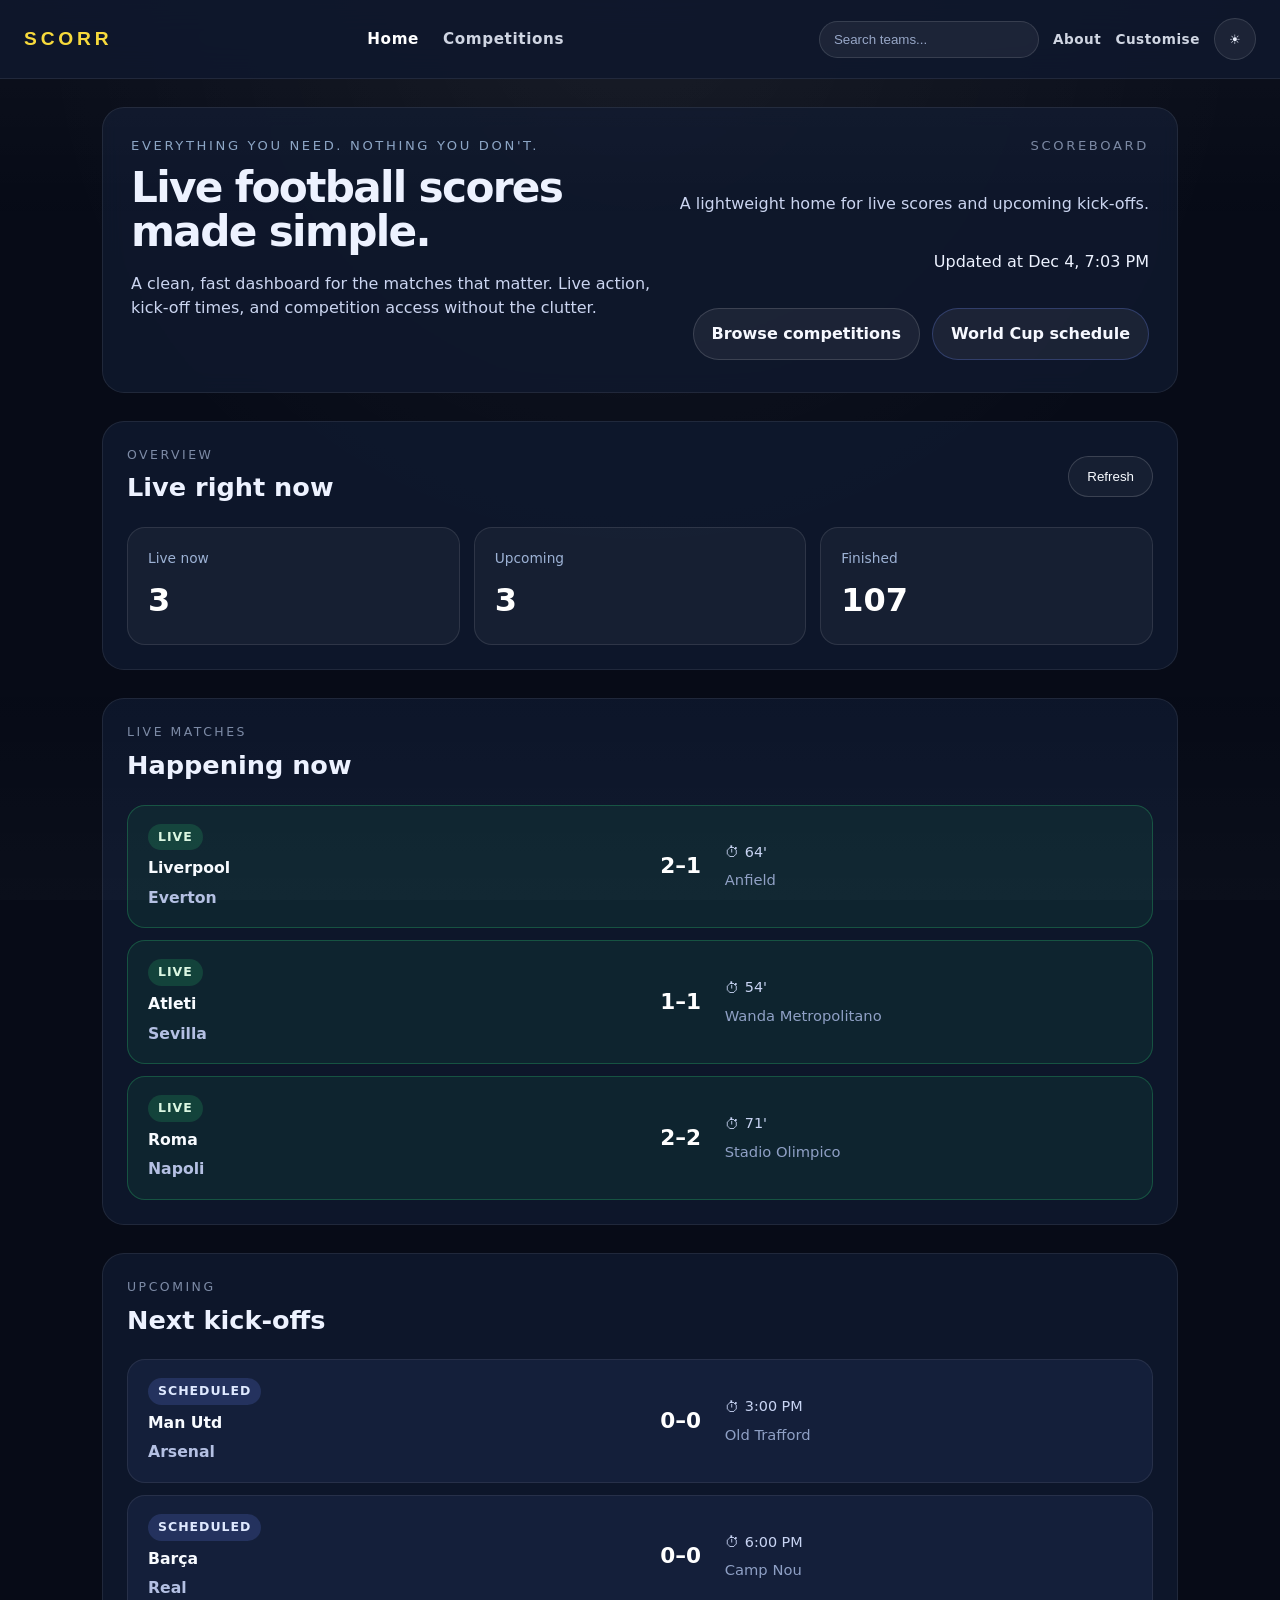
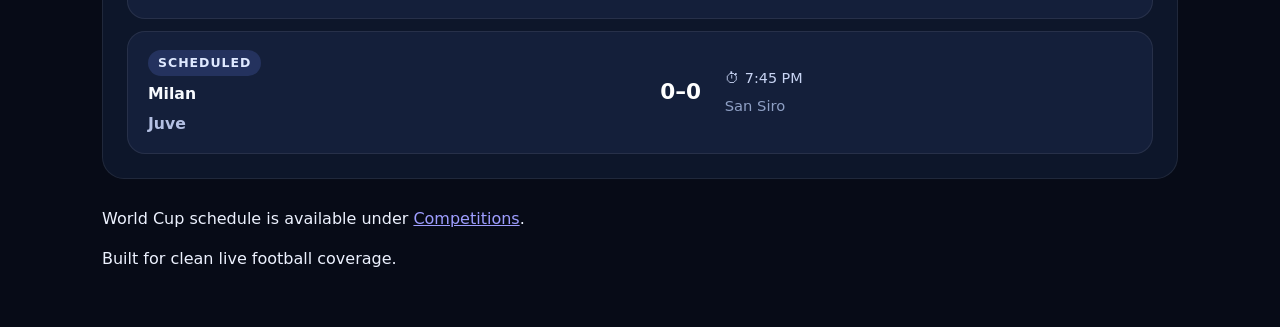
<file: index.html>
﻿<!DOCTYPE html>
<html lang="en">
<head>
<meta charset="UTF-8">
<meta name="viewport" content="width=device-width, initial-scale=1.0">
<title>Sports Live — fast football scores</title>
<meta name="description" content="Fast, clean football scores across competitions. No pop-ups, no clutter.">
<link rel="stylesheet" href="style.css">
</head>
<body data-page="home">
<header class="site-header">
  <a class="brand" href="index.html">SCORR</a>
  <nav class="header-nav">
    <a class="nav-link active" href="index.html">Home</a>
    <a class="nav-link" href="competitions.html">Competitions</a>
  </nav>
  <div class="header-right">
    <div class="search-wrapper">
      <input class="search-input" type="search" placeholder="Search teams..." aria-label="Search teams">
    </div>
    <a class="nav-link small" href="#">About</a>
    <a class="nav-link small" href="#">Customise</a>
    <button class="theme-toggle" type="button" aria-label="Toggle theme">☀</button>
  </div>
</header>
<div class="page">
  <header class="hero">
    <div>
      <p class="eyebrow">Everything you need. Nothing you don't.</p>
      <h1>Live football scores made simple.</h1>
      <p class="hero-copy">A clean, fast dashboard for the matches that matter. Live action, kick-off times, and competition access without the clutter.</p>
    </div>
    <div class="hero-panel">
      <p class="panel-label">Scoreboard</p>
      <p class="panel-copy">A lightweight home for live scores and upcoming kick-offs.</p>
      <p class="meta-label">Updated at <span id="updated-at">—</span></p>
      <div class="hero-actions">
        <a class="button" href="competitions.html">Browse competitions</a>
        <a class="button button-secondary" href="worldcup.html">World Cup schedule</a>
      </div>
    </div>
  </header>

  <section class="section section-summary">
    <div class="section-header">
      <div>
        <p class="section-label">Overview</p>
        <h2>Live right now</h2>
      </div>
      <button id="refresh-button" class="refresh-button" type="button">Refresh</button>
    </div>
    <div class="overview-grid">
      <div class="overview-card">
        <span>Live now</span>
        <strong id="overview-live">0</strong>
      </div>
      <div class="overview-card">
        <span>Upcoming</span>
        <strong id="overview-upcoming">0</strong>
      </div>
      <div class="overview-card">
        <span>Finished</span>
        <strong id="overview-finished">0</strong>
      </div>
    </div>
  </section>

  <section class="section">
    <div class="section-header">
      <div>
        <p class="section-label">Live matches</p>
        <h2>Happening now</h2>
      </div>
    </div>
    <div id="live-list" class="match-list">
      <p class="empty-state">Loading live matches…</p>
    </div>
  </section>

  <section class="section">
    <div class="section-header">
      <div>
        <p class="section-label">Upcoming</p>
        <h2>Next kick-offs</h2>
      </div>
    </div>
    <div id="upcoming-list" class="match-list">
      <p class="empty-state">Loading upcoming matches…</p>
    </div>
  </section>

  <footer class="page-footer">
    <p>World Cup schedule is available under <a href="competitions.html">Competitions</a>.</p>
    <p>Built for clean live football coverage.</p>
  </footer>
</div>
<script src="app.js"></script>
</body>
</html>
</file>
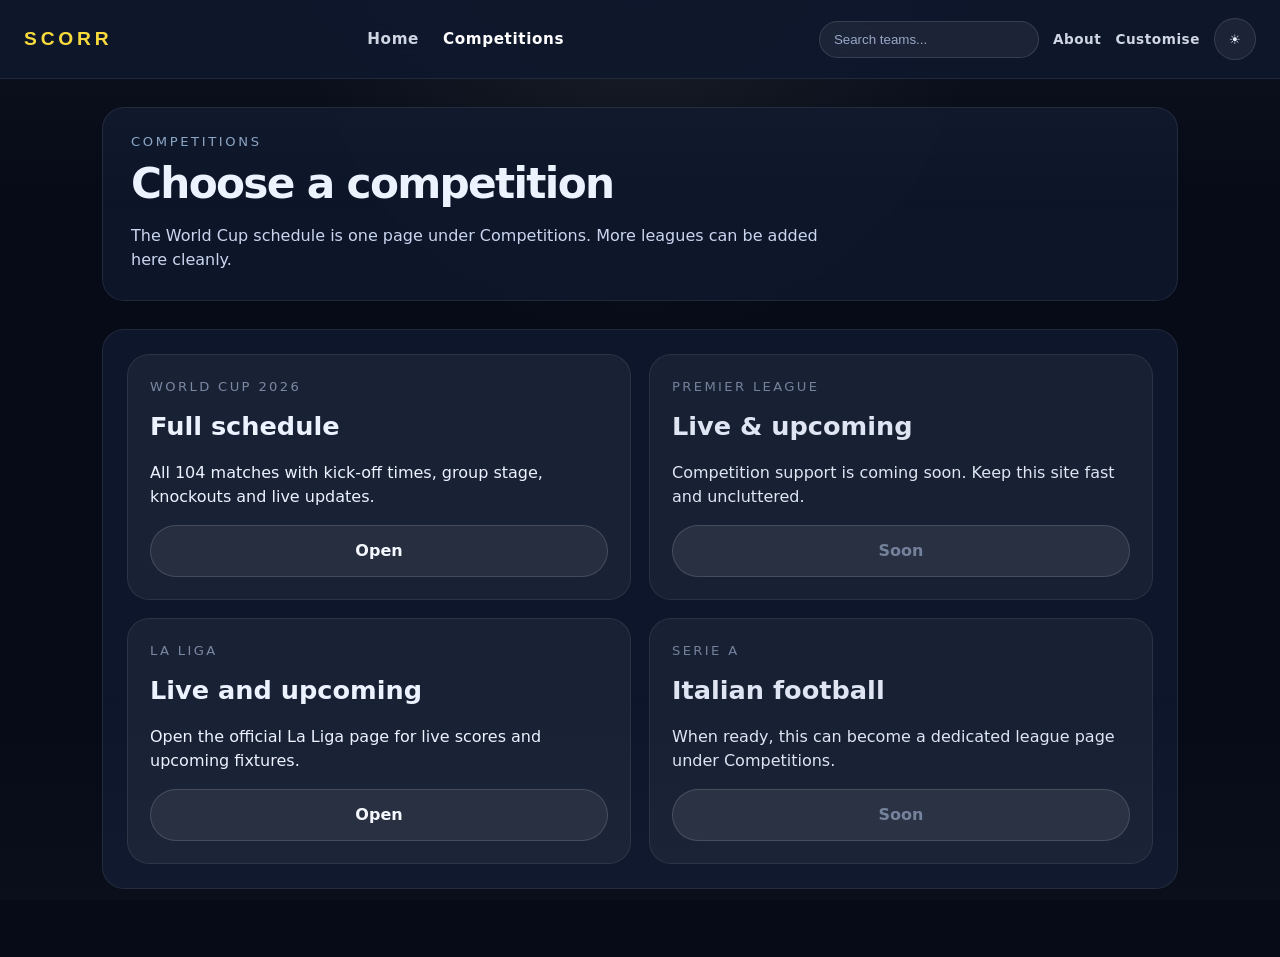
<file: competitions.html>
﻿<!DOCTYPE html>
<html lang="en">
<head>
<meta charset="UTF-8">
<meta name="viewport" content="width=device-width, initial-scale=1.0">
<title>Competitions — Sports Live</title>
<meta name="description" content="Browse football competitions and open the World Cup schedule.">
<link rel="stylesheet" href="style.css">
</head>
<body data-page="competitions">
<header class="site-header">
  <a class="brand" href="index.html">SCORR</a>
  <nav class="header-nav">
    <a class="nav-link" href="index.html">Home</a>
    <a class="nav-link active" href="competitions.html">Competitions</a>
  </nav>
  <div class="header-right">
    <div class="search-wrapper">
      <input class="search-input" type="search" placeholder="Search teams..." aria-label="Search teams">
    </div>
    <a class="nav-link small" href="#">About</a>
    <a class="nav-link small" href="#">Customise</a>
    <button class="theme-toggle" type="button" aria-label="Toggle theme">☀</button>
  </div>
</header>
<div class="page">
  <header class="hero hero-compact">
    <div>
      <p class="eyebrow">Competitions</p>
      <h1>Choose a competition</h1>
      <p class="hero-copy">The World Cup schedule is one page under Competitions. More leagues can be added here cleanly.</p>
    </div>
  </header>

  <section class="section">
    <div class="comp-grid">
      <article class="competition-card">
        <div>
          <p class="comp-label">World Cup 2026</p>
          <h2>Full schedule</h2>
          <p>All 104 matches with kick-off times, group stage, knockouts and live updates.</p>
        </div>
        <a class="comp-button" href="worldcup.html">Open</a>
      </article>
      <article class="competition-card coming-soon">
        <div>
          <p class="comp-label">Premier League</p>
          <h2>Live & upcoming</h2>
          <p>Competition support is coming soon. Keep this site fast and uncluttered.</p>
        </div>
        <span class="comp-button inactive">Soon</span>
      </article>
      <article class="competition-card">
        <div>
          <p class="comp-label">La Liga</p>
          <h2>Live and upcoming</h2>
          <p>Open the official La Liga page for live scores and upcoming fixtures.</p>
        </div>
        <a class="comp-button" href="laliga.html">Open</a>
      </article>
      <article class="competition-card coming-soon">
        <div>
          <p class="comp-label">Serie A</p>
          <h2>Italian football</h2>
          <p>When ready, this can become a dedicated league page under Competitions.</p>
        </div>
        <span class="comp-button inactive">Soon</span>
      </article>
    </div>
  </section>
</div>
</body>
</html>
</file>
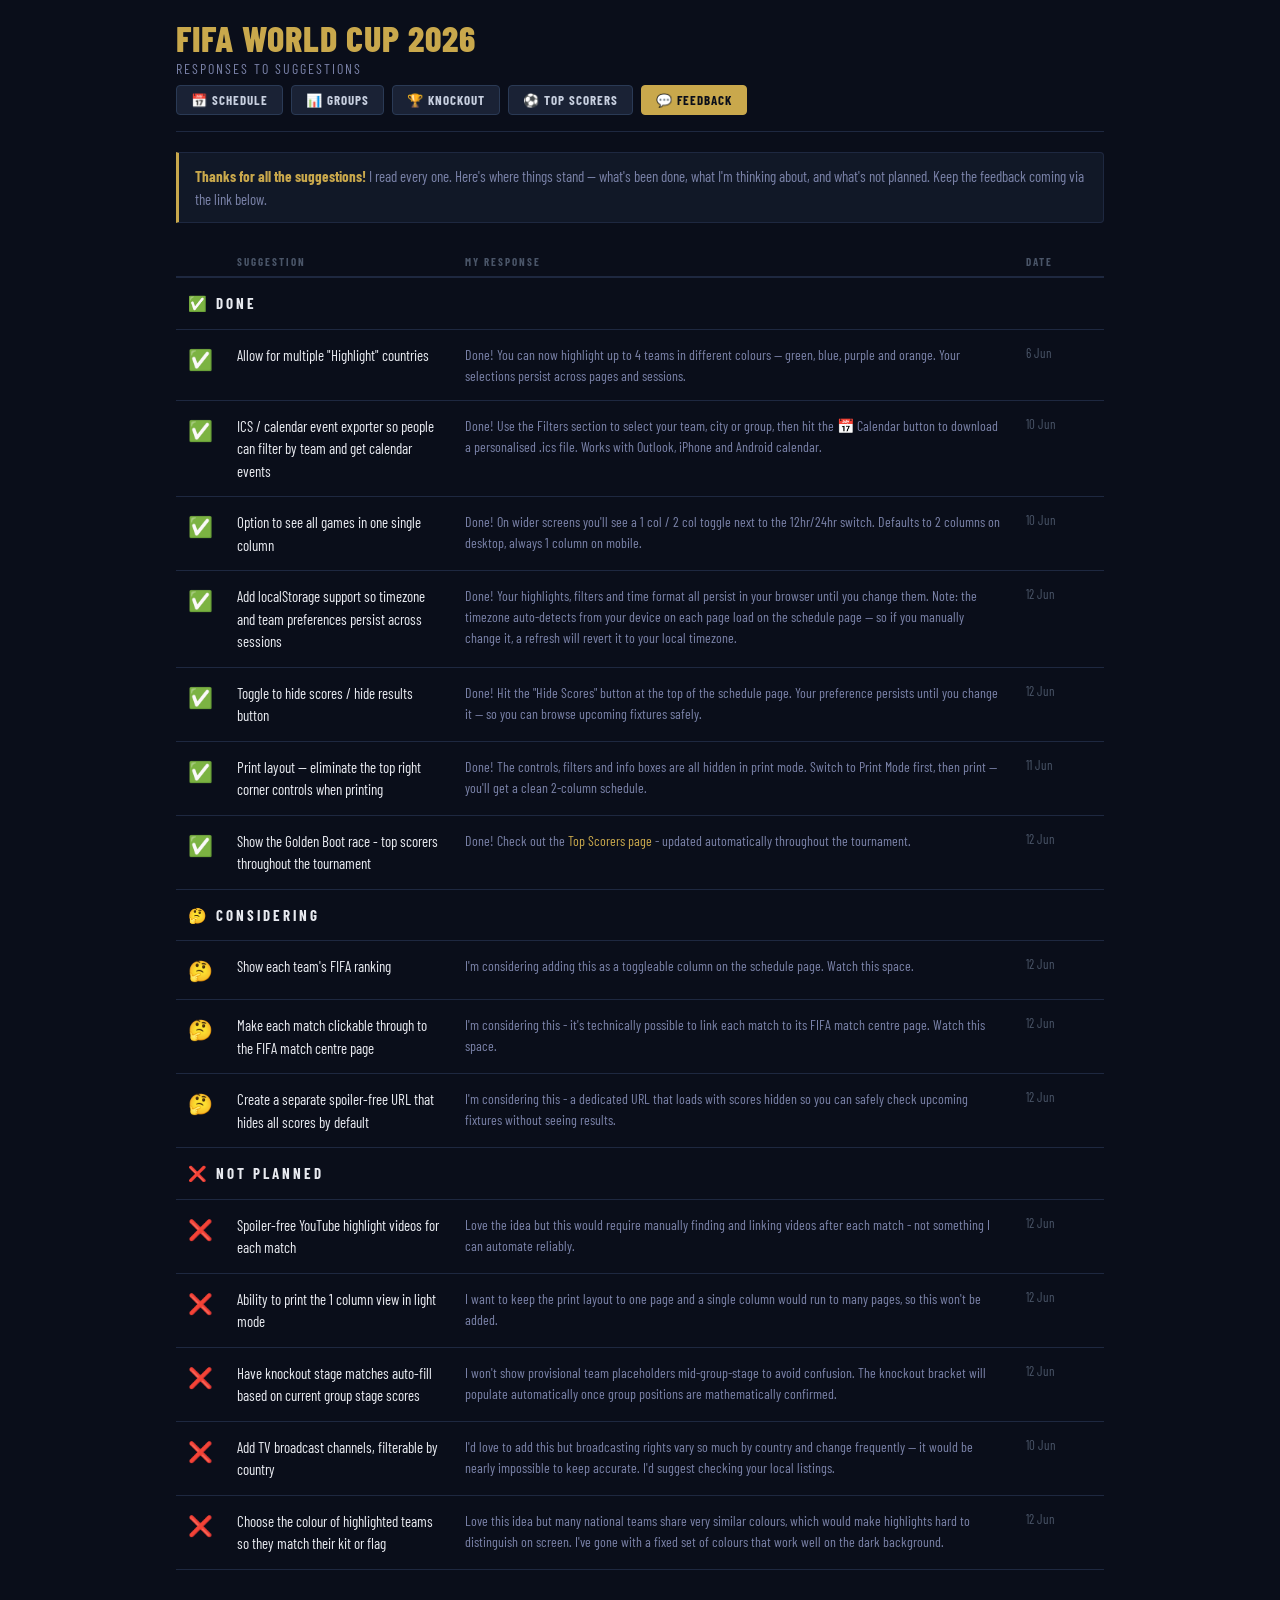
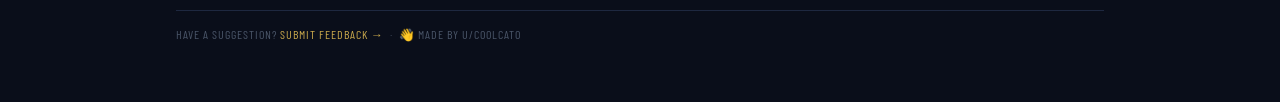
<file: feedback.html>
<!DOCTYPE html>
<html lang="en">
<head>
  <meta charset="UTF-8">
  <meta name="viewport" content="width=device-width, initial-scale=1.0">
  <title>Responses to Suggestions - World Cup 2026 Schedule</title>
  <meta name="description" content="Responses to user suggestions and feedback for the World Cup 2026 Schedule site.">
  <link rel="preconnect" href="https://fonts.googleapis.com">
  <link href="https://fonts.googleapis.com/css2?family=Barlow+Condensed:wght@400;600;700;800&display=swap" rel="stylesheet">
  <style>
    :root {
      --bg:           #0A0E1A;
      --surface:      #111827;
      --border:       #1E2840;
      --text:         #E8EAF0;
      --text-sub:     #7A82A8;
      --text-muted:   #4A5568;
      --gold:         #C9A84C;
      --ctrl-bg:      #1A2235;
      --ctrl-border:  #2A3A55;
      --ctrl-text:    #C8D0E0;
      --win:          #2ECC71;
    }
    * { box-sizing: border-box; margin: 0; padding: 0; }
    body {
      background: var(--bg); color: var(--text);
      font-family: 'Barlow Condensed', sans-serif;
      min-height: 100vh;
    }
    .page { max-width: 960px; margin: 0 auto; padding: 20px 16px 60px; }

    /* Header */
    .header {
      display: flex; justify-content: space-between;
      align-items: flex-start; margin-bottom: 20px;
      padding-bottom: 16px; border-bottom: 1px solid var(--border);
    }
    .header h1 {
      font-weight: 800; font-size: clamp(22px, 5vw, 36px);
      letter-spacing: 1px; text-transform: uppercase; line-height: 1;
      color: var(--gold);
    }
    .header .sub {
      font-size: clamp(11px, 2vw, 14px); font-weight: 400;
      letter-spacing: 2px; text-transform: uppercase;
      color: var(--text-sub); margin-top: 4px;
    }

    /* Nav */
    .nav-btn {
      font-family: 'Barlow Condensed', sans-serif; font-weight: 700;
      font-size: clamp(11px, 1.5vw, 13px); letter-spacing: 1px;
      text-transform: uppercase; padding: 6px 14px; border-radius: 4px;
      cursor: pointer; border: 1.5px solid var(--ctrl-border);
      background: var(--ctrl-bg); color: var(--ctrl-text);
      text-decoration: none; transition: all 0.2s; white-space: nowrap;
    }
    .nav-btn:hover { border-color: var(--gold); color: var(--gold); }
    .nav-btn.active { background: var(--gold); color: #0A0E1A; border-color: var(--gold); }
    .nav-row { display: flex; gap: 8px; flex-wrap: wrap; margin-top: 8px; }

    /* Intro note */
    .page-note {
      background: var(--surface); border: 1px solid var(--border);
      border-left: 3px solid var(--gold); border-radius: 0 4px 4px 0;
      padding: 12px 16px; margin-bottom: 24px;
      font-size: 15px; color: var(--text-sub); line-height: 1.5;
    }
    .page-note strong { color: var(--gold); }

    /* Table */
    .feedback-table {
      width: 100%; border-collapse: collapse;
    }
    .feedback-table th {
      font-size: 11px; font-weight: 700; letter-spacing: 2px;
      text-transform: uppercase; color: var(--text-muted);
      padding: 8px 12px; border-bottom: 2px solid var(--border);
      text-align: left;
    }
    .feedback-table th.center { text-align: center; }
    .feedback-table td {
      padding: 14px 12px; border-bottom: 1px solid var(--border);
      vertical-align: top; font-size: 15px; line-height: 1.5;
      color: var(--text);
    }
    .feedback-table td.status { text-align: center; font-size: 20px; }
    .feedback-table td.date {
      color: var(--text-muted); font-size: 13px;
      white-space: nowrap; width: 90px;
    }
    .feedback-table td.suggestion { color: var(--text); }
    .feedback-table td.response { color: var(--text-sub); font-size: 14px; }
    .feedback-table tr:hover td { background: rgba(255,255,255,0.02); }

    /* Section headers */
    .section-header {
      font-size: 11px; font-weight: 700; letter-spacing: 3px;
      text-transform: uppercase; color: var(--gold);
      padding: 20px 12px 8px; border-bottom: 1px solid var(--border);
    }

    /* Footer */
    .footer { margin-top: 40px; padding-top: 16px; border-top: 1px solid var(--border); }
    .footer p { font-size: 12px; color: var(--text-muted); letter-spacing: 1px; text-transform: uppercase; }

    @media (max-width: 600px) {
      .feedback-table td.date { display: none; }
      .feedback-table th.date { display: none; }
    }
  </style>
</head>
<body>
<div class="page">

  <div class="header">
    <div>
      <h1>FIFA World Cup 2026</h1>
      <div class="sub">Responses to suggestions</div>
      <div class="nav-row">
        <a href="https://kingdoggydog.github.io/worldcup2026/" class="nav-btn">📅 Schedule</a>
        <a href="https://kingdoggydog.github.io/worldcup2026/groups.html" class="nav-btn">📊 Groups</a>
        <a href="https://kingdoggydog.github.io/worldcup2026/bracket.html" class="nav-btn">🏆 Knockout</a>
        <a href="https://kingdoggydog.github.io/worldcup2026/scorers.html" class="nav-btn">&#9917; Top Scorers</a>
        <a href="https://kingdoggydog.github.io/worldcup2026/feedback.html" class="nav-btn active">&#128172; Feedback</a>
      </div>
    </div>
  </div>

  <div class="page-note">
    <strong>Thanks for all the suggestions!</strong> I read every one. Here's where things stand — what's been done, what I'm thinking about, and what's not planned. Keep the feedback coming via the link below.
  </div>

  <table class="feedback-table">
    <thead>
      <tr>
        <th class="center" style="width:40px;"></th>
        <th>Suggestion</th>
        <th>My response</th>
        <th class="date">Date</th>
      </tr>
    </thead>
    <tbody>

      <!-- DONE -->
      <tr><td colspan="4" class="section-header">✅ Done</td></tr>

      <tr>
        <td class="status">✅</td>
        <td class="suggestion">Allow for multiple "Highlight" countries</td>
        <td class="response">Done! You can now highlight up to 4 teams in different colours — green, blue, purple and orange. Your selections persist across pages and sessions.</td>
        <td class="date">6 Jun</td>
      </tr>

      <tr>
        <td class="status">✅</td>
        <td class="suggestion">ICS / calendar event exporter so people can filter by team and get calendar events</td>
        <td class="response">Done! Use the Filters section to select your team, city or group, then hit the 📅 Calendar button to download a personalised .ics file. Works with Outlook, iPhone and Android calendar.</td>
        <td class="date">10 Jun</td>
      </tr>

      <tr>
        <td class="status">✅</td>
        <td class="suggestion">Option to see all games in one single column</td>
        <td class="response">Done! On wider screens you'll see a 1 col / 2 col toggle next to the 12hr/24hr switch. Defaults to 2 columns on desktop, always 1 column on mobile.</td>
        <td class="date">10 Jun</td>
      </tr>

      <tr>
        <td class="status">✅</td>
        <td class="suggestion">Add localStorage support so timezone and team preferences persist across sessions</td>
        <td class="response">Done! Your highlights, filters and time format all persist in your browser until you change them. Note: the timezone auto-detects from your device on each page load on the schedule page — so if you manually change it, a refresh will revert it to your local timezone.</td>
        <td class="date">12 Jun</td>
      </tr>

      <tr>
        <td class="status">✅</td>
        <td class="suggestion">Toggle to hide scores / hide results button</td>
        <td class="response">Done! Hit the "Hide Scores" button at the top of the schedule page. Your preference persists until you change it — so you can browse upcoming fixtures safely.</td>
        <td class="date">12 Jun</td>
      </tr>

      <tr>
        <td class="status">✅</td>
        <td class="suggestion">Print layout — eliminate the top right corner controls when printing</td>
        <td class="response">Done! The controls, filters and info boxes are all hidden in print mode. Switch to Print Mode first, then print — you'll get a clean 2-column schedule.</td>
        <td class="date">11 Jun</td>
      </tr>

      <tr>
        <td class="status">✅</td>
        <td class="suggestion">Show the Golden Boot race - top scorers throughout the tournament</td>
        <td class="response">Done! Check out the <a href="https://kingdoggydog.github.io/worldcup2026/scorers.html" style="color:var(--gold);text-decoration:none;">Top Scorers page</a> - updated automatically throughout the tournament.</td>
        <td class="date">12 Jun</td>
      </tr>

      <!-- CONSIDERING -->
      <tr><td colspan="4" class="section-header">🤔 Considering</td></tr>

        <td class="status">🤔</td>
        <td class="suggestion">Show each team's FIFA ranking</td>
        <td class="response">I'm considering adding this as a toggleable column on the schedule page. Watch this space.</td>
        <td class="date">12 Jun</td>
      </tr>

      <tr>
        <td class="status">🤔</td>
        <td class="suggestion">Make each match clickable through to the FIFA match centre page</td>
        <td class="response">I'm considering this - it's technically possible to link each match to its FIFA match centre page. Watch this space.</td>
        <td class="date">12 Jun</td>
      </tr>

        <td class="status">🤔</td>
        <td class="suggestion">Create a separate spoiler-free URL that hides all scores by default</td>
        <td class="response">I'm considering this - a dedicated URL that loads with scores hidden so you can safely check upcoming fixtures without seeing results.</td>
        <td class="date">12 Jun</td>
      </tr>

      <!-- NOT PLANNED -->
      <tr><td colspan="4" class="section-header">❌ Not planned</td></tr>

      <tr>
        <td class="status">❌</td>
        <td class="suggestion">Spoiler-free YouTube highlight videos for each match</td>
        <td class="response">Love the idea but this would require manually finding and linking videos after each match - not something I can automate reliably.</td>
        <td class="date">12 Jun</td>
      </tr>

      <tr>
        <td class="status">❌</td>
        <td class="suggestion">Ability to print the 1 column view in light mode</td>
        <td class="response">I want to keep the print layout to one page and a single column would run to many pages, so this won't be added.</td>
        <td class="date">12 Jun</td>
      </tr>

      <tr>
        <td class="status">❌</td>
        <td class="suggestion">Have knockout stage matches auto-fill based on current group stage scores</td>
        <td class="response">I won't show provisional team placeholders mid-group-stage to avoid confusion. The knockout bracket will populate automatically once group positions are mathematically confirmed.</td>
        <td class="date">12 Jun</td>
      </tr>

      <tr>
        <td class="status">❌</td>
        <td class="suggestion">Add TV broadcast channels, filterable by country</td>
        <td class="response">I'd love to add this but broadcasting rights vary so much by country and change frequently — it would be nearly impossible to keep accurate. I'd suggest checking your local listings.</td>
        <td class="date">10 Jun</td>
      </tr>

      <tr>
        <td class="status">❌</td>
        <td class="suggestion">Choose the colour of highlighted teams so they match their kit or flag</td>
        <td class="response">Love this idea but many national teams share very similar colours, which would make highlights hard to distinguish on screen. I've gone with a fixed set of colours that work well on the dark background.</td>
        <td class="date">12 Jun</td>
      </tr>



    </tbody>
  </table>

  <div class="footer">
    <p>Have a suggestion? <a href="https://forms.gle/GHQH8NMe436BL8t48" target="_blank" style="color:var(--gold);text-decoration:none;">Submit feedback →</a> &nbsp;·&nbsp; <a href="https://www.reddit.com/user/coolcato" target="_blank" style="color:var(--text-muted);text-decoration:none;">👋 Made by u/coolcato</a></p>
  </div>

</div>
</body>
</html>
</file>
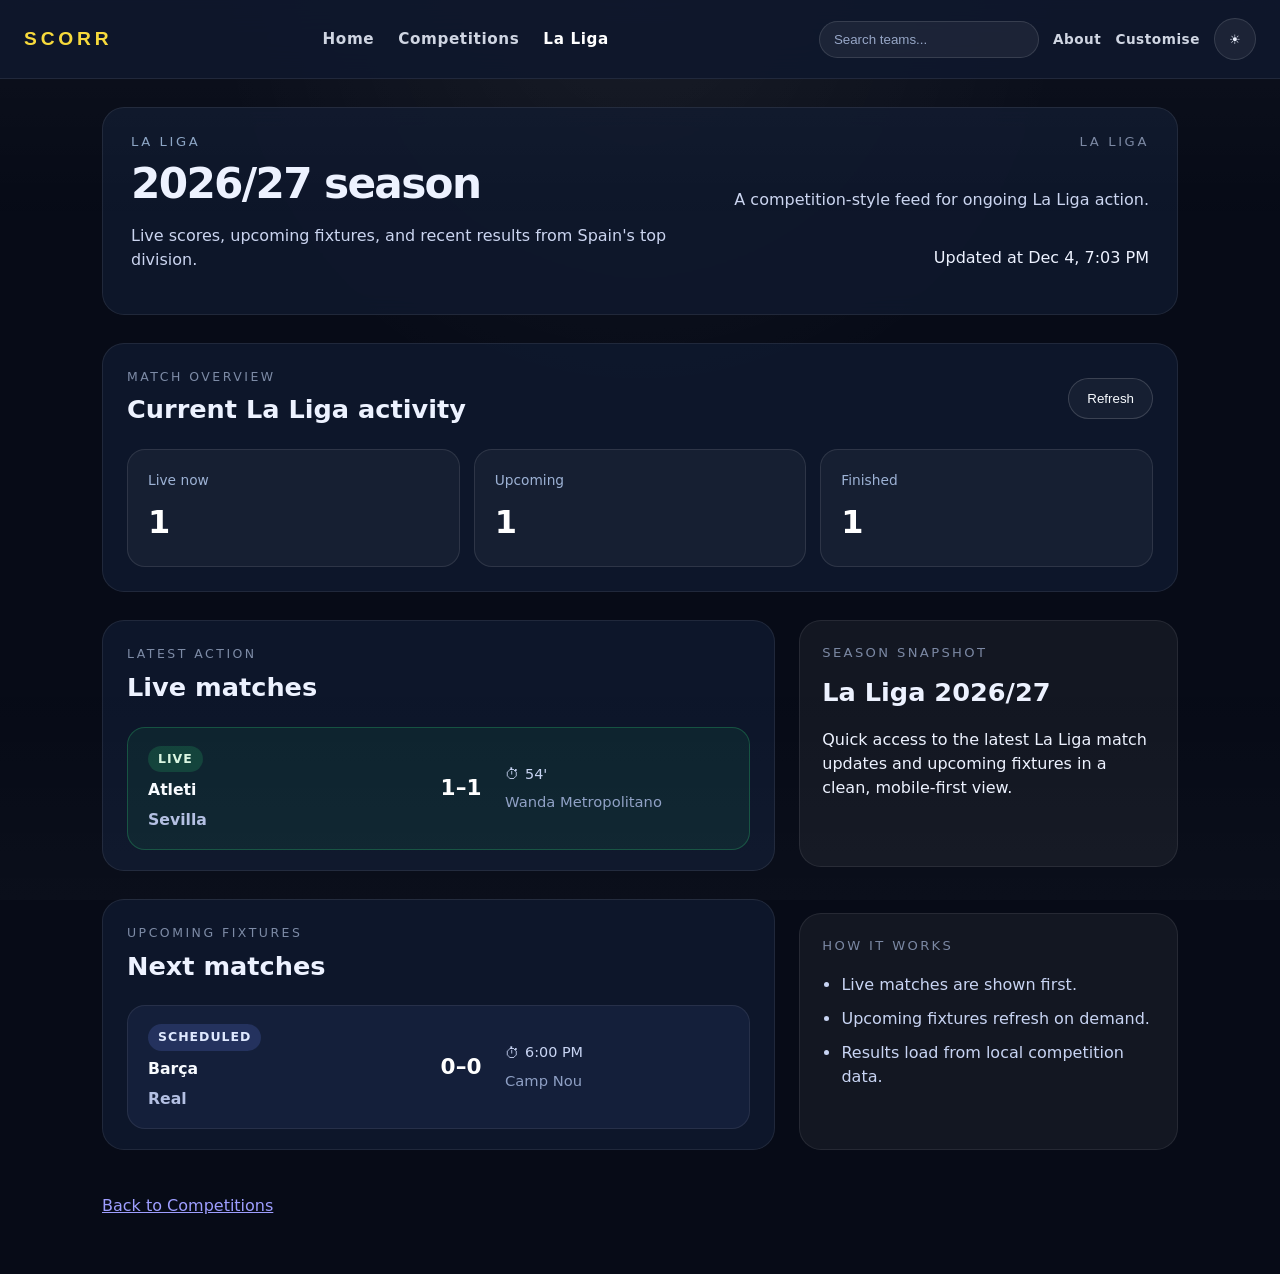
<file: laliga.html>
<!DOCTYPE html>
<html lang="en">
<head>
<meta charset="UTF-8">
<meta name="viewport" content="width=device-width, initial-scale=1.0">
<title>La Liga 2026/27 — Sports Live</title>
<meta name="description" content="Live La Liga 2026/27 scores, fixtures, and upcoming matches on Sports Live.">
<link rel="stylesheet" href="style.css">
</head>
<body data-page="league" data-league="laliga">
<header class="site-header">
  <a class="brand" href="index.html">SCORR</a>
  <nav class="header-nav">
    <a class="nav-link" href="index.html">Home</a>
    <a class="nav-link" href="competitions.html">Competitions</a>
    <a class="nav-link active" href="laliga.html">La Liga</a>
  </nav>
  <div class="header-right">
    <div class="search-wrapper">
      <input class="search-input" type="search" placeholder="Search teams..." aria-label="Search teams">
    </div>
    <a class="nav-link small" href="#">About</a>
    <a class="nav-link small" href="#">Customise</a>
    <button class="theme-toggle" type="button" aria-label="Toggle theme">☀</button>
  </div>
</header>
<div class="page">
  <header class="hero hero-compact">
    <div>
      <p class="eyebrow">La Liga</p>
      <h1>2026/27 season</h1>
      <p class="hero-copy">Live scores, upcoming fixtures, and recent results from Spain's top division.</p>
    </div>
    <div class="hero-panel">
      <p class="panel-label">La Liga</p>
      <p class="panel-copy">A competition-style feed for ongoing La Liga action.</p>
      <p class="meta-label">Updated at <span id="updated-at">—</span></p>
    </div>
  </header>

  <section class="section section-summary">
    <div class="section-header">
      <div>
        <p class="section-label">Match overview</p>
        <h2>Current La Liga activity</h2>
      </div>
      <button id="refresh-button" class="refresh-button" type="button">Refresh</button>
    </div>
    <div class="overview-grid">
      <div class="overview-card">
        <span>Live now</span>
        <strong id="overview-live">0</strong>
      </div>
      <div class="overview-card">
        <span>Upcoming</span>
        <strong id="overview-upcoming">0</strong>
      </div>
      <div class="overview-card">
        <span>Finished</span>
        <strong id="overview-finished">0</strong>
      </div>
    </div>
  </section>

  <div class="page-grid">
    <main>
      <section class="section section-panel">
        <div class="section-header">
          <div>
            <p class="section-label">Latest action</p>
            <h2>Live matches</h2>
          </div>
        </div>
        <div id="live-list" class="match-list">
          <p class="empty-state">Loading live matches…</p>
        </div>
      </section>

      <section class="section section-panel">
        <div class="section-header">
          <div>
            <p class="section-label">Upcoming fixtures</p>
            <h2>Next matches</h2>
          </div>
        </div>
        <div id="upcoming-list" class="match-list">
          <p class="empty-state">Loading upcoming fixtures…</p>
        </div>
      </section>
    </main>

    <aside class="side-panel">
      <section class="section competition-card">
        <div>
          <p class="comp-label">Season snapshot</p>
          <h2>La Liga 2026/27</h2>
          <p>Quick access to the latest La Liga match updates and upcoming fixtures in a clean, mobile-first view.</p>
        </div>
      </section>

      <section class="section competition-card">
        <div>
          <p class="comp-label">How it works</p>
          <ul class="info-list">
            <li>Live matches are shown first.</li>
            <li>Upcoming fixtures refresh on demand.</li>
            <li>Results load from local competition data.</li>
          </ul>
        </div>
      </section>
    </aside>
  </div>

  <footer class="page-footer">
    <p><a href="competitions.html">Back to Competitions</a></p>
  </footer>
</div>
<script src="app.js"></script>
</body>
</html>
</file>
<file: style.css>
﻿:root {
  color-scheme: dark;
  color: #edf2ff;
  background: #070b17;
  font-family: Inter, ui-sans-serif, system-ui, -apple-system, BlinkMacSystemFont, sans-serif;
  font-size: 16px;
  line-height: 1.5;
}
* {
  box-sizing: border-box;
}
html {
  scroll-behavior: smooth;
}
body {
  margin: 0;
  min-height: 100vh;
  background: radial-gradient(circle at top, rgba(255,255,255,0.05), transparent 30%), #070b17;
  color: #edf2ff;
}
body::after {
  content: '';
  position: fixed;
  inset: 0;
  pointer-events: none;
  background: linear-gradient(180deg, rgba(255,255,255,0.03), transparent 25%, transparent 75%, rgba(255,255,255,0.02));
}
.page {
  position: relative;
  max-width: 1120px;
  margin: 0 auto;
  padding: 28px 22px 40px;
}
.site-header {
  display: grid;
  align-items: center;
  grid-template-columns: minmax(0, auto) minmax(0, 1fr) auto;
  gap: 22px;
  padding: 18px 24px;
  background: rgba(15,24,45,0.9);
  border-bottom: 1px solid rgba(255,255,255,0.08);
  position: sticky;
  top: 0;
  z-index: 30;
  backdrop-filter: blur(18px);
}
.brand {
  color: #f7da3c;
  font-family: 'Inter', sans-serif;
  font-size: 1.2rem;
  font-weight: 800;
  letter-spacing: 0.2em;
  text-decoration: none;
}
.header-nav {
  display: flex;
  gap: 24px;
  flex-wrap: wrap;
  justify-content: center;
}
.header-right {
  display: flex;
  align-items: center;
  gap: 14px;
  justify-content: flex-end;
}
.search-wrapper {
  position: relative;
}
.search-input {
  min-width: 220px;
  padding: 10px 14px;
  border-radius: 999px;
  border: 1px solid rgba(255,255,255,0.12);
  background: rgba(255,255,255,0.06);
  color: #edf2ff;
}
.search-input::placeholder {
  color: #97a7c7;
}
.header-nav .nav-link,
.header-right .nav-link {
  color: #cfd5e2;
}
.header-nav .nav-link.active,
.header-right .nav-link.active {
  color: #ffffff;
}
.nav-link.small {
  font-size: 0.85rem;
  font-weight: 600;
}
.theme-toggle {
  display: inline-flex;
  align-items: center;
  justify-content: center;
  width: 42px;
  height: 42px;
  border-radius: 999px;
  border: 1px solid rgba(255,255,255,0.12);
  background: rgba(255,255,255,0.06);
  color: #edf2ff;
  cursor: pointer;
}

.nav-link {
  color: #cfd5e2;
  text-decoration: none;
  font-size: 0.95rem;
  font-weight: 700;
  letter-spacing: 0.04em;
}
.nav-link.active {
  color: #ffffff;
}
.hero {
  display: grid;
  grid-template-columns: 1fr auto;
  gap: 24px;
  align-items: start;
  margin-bottom: 28px;
  padding: 28px 28px 32px;
  border: 1px solid rgba(255,255,255,0.08);
  border-radius: 22px;
  background: rgba(15,24,45,0.88);
  backdrop-filter: blur(10px);
}
.hero-compact {
  padding: 24px 28px 28px;
}
.eyebrow {
  margin: 0 0 10px;
  color: #8ca5c5;
  letter-spacing: 0.2em;
  text-transform: uppercase;
  font-size: 0.82rem;
}
h1 {
  margin: 0;
  font-size: clamp(2.1rem, 3.3vw, 3.4rem);
  line-height: 1.05;
  letter-spacing: -0.04em;
}
.hero-copy,
.panel-copy {
  margin: 18px 0 0;
  max-width: 720px;
  color: #cbd5f0;
}
.hero-panel {
  display: grid;
  gap: 18px;
  justify-content: end;
  text-align: right;
}
.panel-label {
  margin: 0;
  text-transform: uppercase;
  letter-spacing: 0.2em;
  font-size: 0.82rem;
  color: #7b88a3;
}
.hero-actions {
  display: flex;
  flex-wrap: wrap;
  gap: 12px;
  justify-content: flex-end;
}
.button,
.comp-button {
  display: inline-flex;
  align-items: center;
  justify-content: center;
  padding: 13px 18px;
  border-radius: 999px;
  border: 1px solid rgba(255,255,255,0.14);
  background: rgba(255,255,255,0.06);
  color: #f6f8ff;
  text-decoration: none;
  font-weight: 700;
  transition: background 0.2s, transform 0.2s;
}
.button:hover,
.comp-button:hover {
  background: rgba(255,255,255,0.14);
  transform: translateY(-1px);
}
.button-secondary {
  border-color: rgba(111,140,255,0.26);
}
.section {
  margin-bottom: 28px;
  padding: 24px;
  border-radius: 22px;
  background: rgba(15,24,45,0.92);
  border: 1px solid rgba(255,255,255,0.08);
}
.section-header {
  display: flex;
  flex-wrap: wrap;
  align-items: center;
  justify-content: space-between;
  gap: 16px;
  margin-bottom: 20px;
}
.section-label {
  margin: 0;
  color: #7d8ba6;
  text-transform: uppercase;
  letter-spacing: 0.2em;
  font-size: 0.78rem;
}
.section h2 {
  margin: 4px 0 0;
  font-size: clamp(1.35rem, 2vw, 1.85rem);
}
.refresh-button {
  border: 1px solid rgba(255,255,255,0.16);
  background: rgba(255,255,255,0.04);
  color: #f8fbff;
  padding: 12px 18px;
  border-radius: 999px;
  cursor: pointer;
  transition: background 0.2s, transform 0.2s;
}
.refresh-button:hover {
  background: rgba(255,255,255,0.08);
  transform: translateY(-1px);
}
.overview-grid {
  display: grid;
  grid-template-columns: repeat(3, minmax(0, 1fr));
  gap: 14px;
}
.overview-card {
  padding: 20px;
  border-radius: 18px;
  background: rgba(255,255,255,0.04);
  border: 1px solid rgba(255,255,255,0.1);
}
.overview-card span {
  display: block;
  color: #9db2d5;
  font-size: 0.86rem;
  margin-bottom: 8px;
}
.overview-card strong {
  display: block;
  font-size: 2rem;
  color: #ffffff;
}
.match-list {
  display: grid;
  gap: 12px;
}
.match-card {
  display: grid;
  gap: 14px;
  padding: 18px 20px;
  border-radius: 18px;
  background: rgba(255,255,255,0.04);
  border: 1px solid rgba(255,255,255,0.08);
  transition: background 0.2s, transform 0.2s;
}
.match-row {
  grid-template-columns: minmax(0, 1.2fr) auto minmax(170px, 1fr);
  align-items: center;
}
.match-row:hover {
  background: rgba(111,140,255,0.08);
  transform: translateY(-1px);
}
.match-row.live {
  border-color: rgba(46,204,113,0.28);
  background: rgba(46,204,113,0.08);
}
.match-row.scheduled {
  background: rgba(111,140,255,0.08);
}
.match-row.finished {
  opacity: 0.94;
}
.match-side {
  display: grid;
  gap: 6px;
}
.match-state {
  display: inline-flex;
  align-items: center;
  justify-content: center;
  padding: 4px 10px;
  border-radius: 999px;
  font-size: 0.78rem;
  font-weight: 700;
  letter-spacing: 0.08em;
  text-transform: uppercase;
  color: #cbd5f0;
  background: rgba(255,255,255,0.06);
  width: fit-content;
}
.match-row.live .match-state {
  background: rgba(46,204,113,0.18);
  color: #dbf7e2;
}
.match-row.scheduled .match-state {
  background: rgba(111,140,255,0.18);
  color: #dfe9ff;
}
.match-row.finished .match-state {
  background: rgba(255,255,255,0.08);
  color: #b8c1e1;
}
.match-side .team-name {
  color: #f8fbff;
  font-weight: 700;
  font-size: 0.98rem;
}
.match-side .team-name.away {
  color: #b4c0e3;
}
.match-score {
  min-width: 60px;
  text-align: center;
  font-size: 1.35rem;
  font-weight: 800;
  color: #ffffff;
  padding: 10px 0;
}
.match-meta {
  display: grid;
  gap: 6px;
  color: #9db2d5;
  font-size: 0.92rem;
}
.match-meta span {
  display: inline-flex;
  align-items: center;
  gap: 6px;
}
.match-time {
  display: inline-flex;
  align-items: center;
  gap: 6px;
  color: #c8d4f3;
  font-size: 0.9rem;
}
.match-time::before {
  content: '⏱';
  display: inline-block;
  line-height: 1;
}
.match-status {
  display: inline-flex;
  align-items: center;
  padding: 5px 10px;
  border-radius: 999px;
  background: rgba(111,140,255,0.14);
  color: #d7e1ff;
  font-size: 0.92rem;
  font-weight: 700;
}
.match-venue {
  color: #8fa0c5;
}
.empty-state {
  margin: 0;
  color: #8f9db8;
  padding: 28px 0;
}
.footer-copy {
  margin: 0;
  color: #9db2d5;
}
.footer-copy a {
  color: #a0c8ff;
  text-decoration: none;
}
.footer-copy a:hover {
  text-decoration: underline;
}
.comp-grid {
  display: grid;
  grid-template-columns: repeat(2, minmax(0, 1fr));
  gap: 18px;
}
.competition-card {
  display: flex;
  flex-direction: column;
  justify-content: space-between;
  min-height: 180px;
  padding: 22px;
  border-radius: 22px;
  background: rgba(255,255,255,0.05);
  border: 1px solid rgba(255,255,255,0.08);
}
.competition-card h2 {
  margin: 10px 0 10px;
}
.comp-label {
  margin: 0;
  color: #7b88a3;
  font-size: 0.82rem;
  text-transform: uppercase;
  letter-spacing: 0.18em;
}
.comp-button.inactive {
  background: rgba(255,255,255,0.08);
  color: #7b88a3;
  cursor: default;
}
.coming-soon {
  opacity: 0.94;
}
.page-grid {
  display: grid;
  grid-template-columns: minmax(0, 1.6fr) minmax(280px, 0.9fr);
  gap: 24px;
}
.side-panel {
  display: grid;
  gap: 18px;
}
.info-list {
  margin: 18px 0 0;
  padding-left: 1.2rem;
  color: #c8d4f3;
}
.info-list li {
  margin-bottom: 10px;
}
.section-panel {
  padding-bottom: 20px;
}
@media (max-width: 900px) {
  .site-nav {
    padding: 14px 16px;
  }
  .comp-grid,
  .overview-grid,
  .page-grid {
    grid-template-columns: 1fr;
  }
  .hero,
  .hero-compact {
    grid-template-columns: 1fr;
    padding: 20px;
  }
  .hero-panel {
    text-align: left;
    justify-content: start;
  }
  .match-card {
    grid-template-columns: 1fr;
  }
}
</file>
